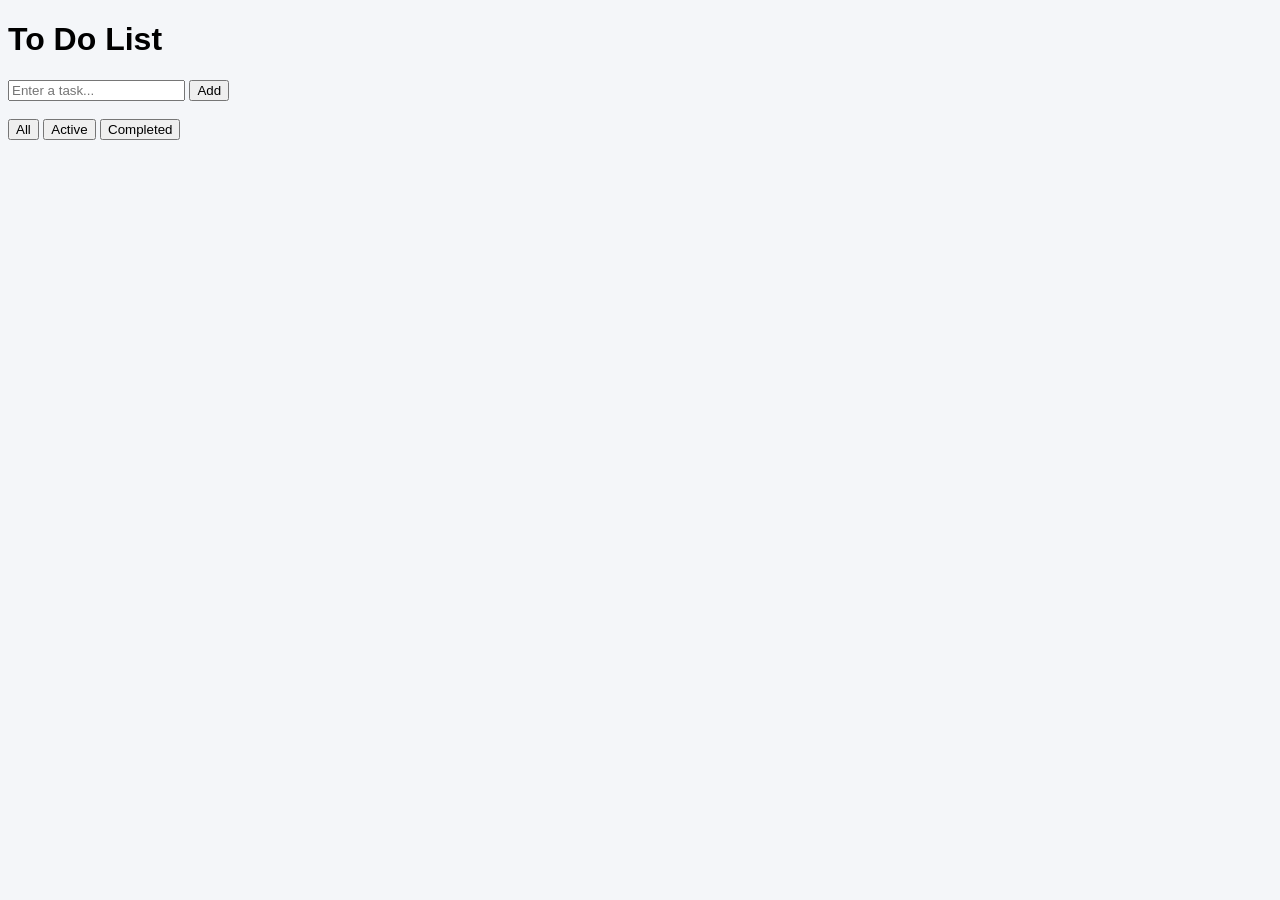
<file: index.html>
<!DOCTYPE html>
<html lang="en">
<head>
    <meta charset="UTF-8">
    <meta name="viewport" content="width=device-width, initial-scale=1.0">
    <title>To Do App</title>

    <link rel="stylesheet" href="css/style.css">
</head>
<body>

    <div class="container">

        <h1>To Do List</h1>

        <!-- Input Section -->
        <div class="input-section">

            <input
                type="text"
                id="taskInput"
                placeholder="Enter a task..."
            >

            <button id="addBtn">
                Add
            </button> <br><br>

        </div>

        <!-- Filter Buttons -->
        <div class="filter-section">
        <!-- Data-filter are used when implementing filtering functions-->
        <!--data-filter used to store custom data actually, don't have any built in function ; js->can read them and perform actions based on their values--> 
            <button class="filter-btn" data-filter="all" >
                All    <!-- shows all tasks-->
            </button>

            <button class="filter-btn" data-filter="active">
                Active  <!-- shows incomplete tasks-->
            </button>

            <button class="filter-btn" data-filter="completed">
                Completed  <!-- shows completed tasks-->
            </button>

        </div>

        <!-- Task List -->
        <ul id="taskList">   <!-- initially empty then js will create list-->

        </ul>

    </div>

    <script src="javascript/script.js"></script>

</body>
</html>
</file>
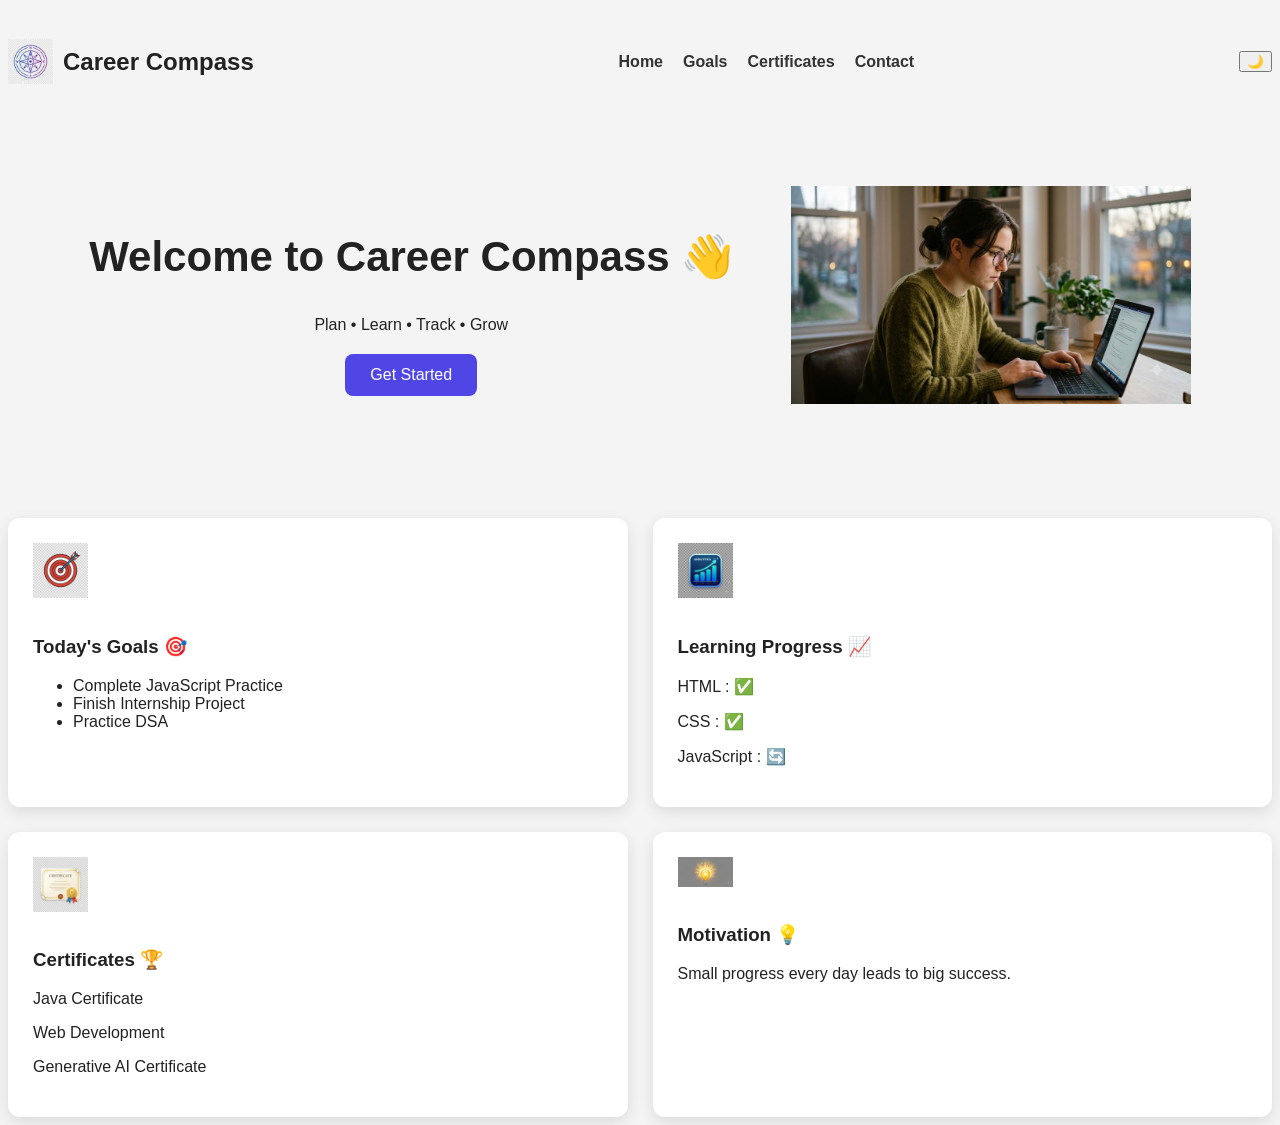
<file: OneDrive/Desktop/THIRANEX-project/Career-dashboard/index.html>
<!DOCTYPE html>
<html lang="en">
<head>
    <meta charset="UTF-8">
    <meta name="viewport" content="width=device-width, initial-scale=1.0">
    <title>Document</title>

    <link rel = "stylesheet" href = "css/style.css">
    <link rel = "stylesheet" href = "css/responsive.css">
    <link rel = "stylesheet" href = "css/theme.css">
    
</head>
<body>
    <header>
        <nav class = "navbar Container">
            <div class="logo">
                <img src="assests\images\logo.png" alt="Career Compass Logo">
                 <h1>Career Compass</h1>
            </div>

            <ul class = "nav-links"> 
                <li><a href="#" data-page="home">Home</a></li>
                <li><a href="#" data-page="goals">Goals</a></li>
                <li><a href="#" data-page="certificates">Certificates</a></li>
                <li><a href="#" data-page="contact">Contact</a></li>
            </ul>
            <button id="theme-toggle">🌙</button>   <!--JavaScript will find this button using it's id-->
        </nav>
    </header>
    
    <main>
        <!-- section for Home/Hero -->
        <section class="hero" id="home">   <!--the user clicks Home, the browser scrolls to this section.-->

            <div class="container hero-content">
                <div class="hero-text">

                <h2>Welcome to Career Compass 👋</h2>

                <p>Plan • Learn • Track • Grow</p>

                <a href="#goals" class="btn">Get Started</a>

                </div>

                <div class="hero-image">
                    <img src="assests/images/hero.png"
                            alt="Career Illustration">
                </div>

            </div>
        </section>

        <!-- section for Dashboard -->
        <section class="dashboard-grid Container">

            <div class="card" id="goals">
                <img src="assests/images/goal.png"
                    class="card-icon">

                <h3>Today's Goals 🎯</h3>
                <ul>
                    <li>Complete JavaScript Practice</li>
                    <li>Finish Internship Project</li>
                    <li>Practice DSA</li>
                </ul>
            </div>

            <div class="card">

                <img src="assests/images/progress.png"
                    class="card-icon">
                <h3>Learning Progress 📈</h3>
                <p>HTML : ✅</p>
                <p>CSS : ✅</p>
                <p>JavaScript : 🔄</p>
            </div>

            <div class="card" id="certificates">

                <img src="assests/images/certificate.png"
                    class="card-icon">
                <h3>Certificates 🏆</h3>
                <p>Java Certificate</p>
                <p>Web Development</p>
                <P> Generative AI Certificate </P>
            </div>

            <div class="card">

                <img src="assests/images/motivation.png"
                    class="card-icon">
                <h3>Motivation 💡</h3>
                 <p>Small progress every day leads to big success.</p>
            </div>

        </section>
    </main>

    <footer>

    </footer>
    <script src="js/app.js"></script>
    <script src="js/router.js"></script>
    <script src="js/storage.js"></script>



</body>
</html>
</file>
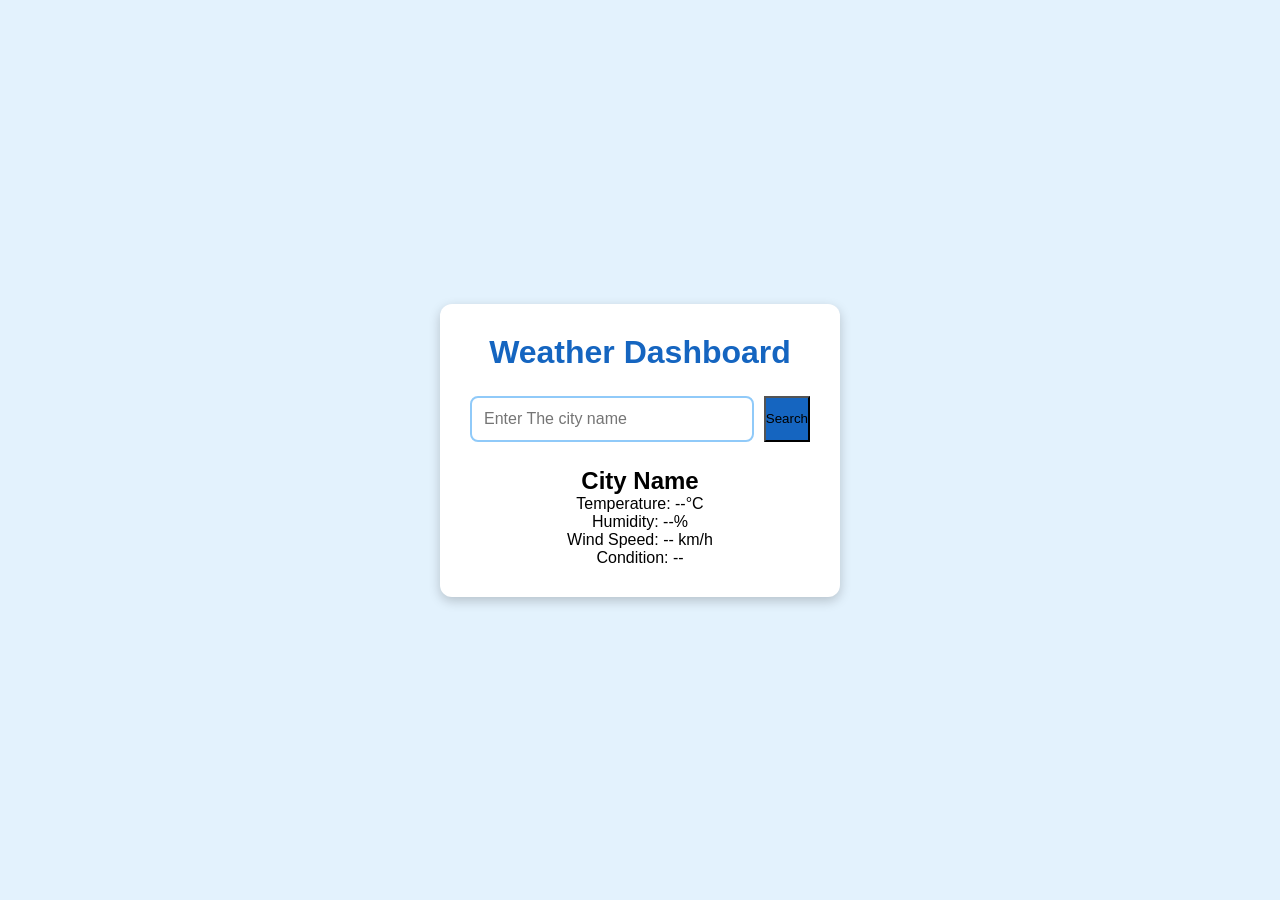
<file: OneDrive/Desktop/THIRANEX-project/weather-Dashboard/index.html>
<!DOCTYPE html>
<html lang="en">

<head>
    <meta charset="UTF-8">
    <meta name="viewport" content="width=device-width, initial-scale=1.0">
    <title>Weather Dashboard</title>

    <link rel="stylesheet" href="css/style.css">
</head>

<body>
    <div class="container">  <!-- wrapper to keep all the parts inside it-->
        <h1>Weather Dashboard</h1>
<!-- this div class for input of city name and search button-->
    <div class="search-box">

    <input
        type="text"
        id="city-input"
        placeholder="Enter The city name"
    >

    <button id="search-btn">
        Search
    </button>

    </div>

<!-- thi div class  assigned for actual weather information -->
    <div class="weather-card">
         <!-- given id to everyone to make javascript powerful-->
         <!--We assign unique IDs so that JavaScript can easily locate and update each weather value dynamically after receiving data from the Weather API.--> 
    <h2 id="city-name">City Name</h2>

    <p id="temperature">Temperature: --°C</p>

    <p id="humidity">Humidity: --%</p>

    <p id="wind-speed">Wind Speed: -- km/h</p>

    <p id="weather-condition">Condition: --</p>

    </div>

</div>

</body>

<script src="js/script.js"></script>

</html>
</file>
<file: css/style.css>
li{
    display: flex;
    align-items: center;
    gap: 10px;
    margin-bottom: 10px;
}
body{
    font-family: Arial, sans-serif;
    background: #f4f6f9;
}

/* Task List */

#taskList{
    list-style: none;
    padding: 0;
}

/*  for Each Task */

#taskList li{
    display: flex;
    align-items: center;
    gap: 12px;

    background: #ffffff;
    padding: 12px 15px;
    margin-bottom: 12px;

    border-radius: 10px;
    box-shadow: 0 2px 8px rgba(0,0,0,0.1);

    transition: 0.3s ease;
}

#taskList li:hover{   /* when move cursor */
    transform: translateY(-2px);
    box-shadow: 0 4px 12px rgba(0,0,0,0.15);
}

/* Task Text */

#taskList span{
    flex: 1;
    font-size: 16px;
    color: #333;
}

/* Buttons */

#taskList button{
    border: none;
    padding: 8px 12px;
    border-radius: 6px;
    cursor: pointer;
    font-size: 14px;
    transition: 0.3s;
}

/* Edit Button */

.edit-btn{      /*for class */
    background: #4f46e5;
    color: white;
}

.edit-btn:hover{
    background: #3730a3;
}

/* Delete Button */

.delete-btn{
    background: #ef4444;
    color: white;
}

.delete-btn:hover{
    background: #b91c1c;
}

/* Checkbox */

.complete-checkbox{
    width: 18px;
    height: 18px;
    cursor: pointer;
}
</file>
<file: OneDrive/Desktop/THIRANEX-project/Career-dashboard/css/style.css>
:root{
    --primary:#4f46e5;
    --bg:#f4f4f4;
    --text:#222;
    --card:#fff;
}

body{
    background:var(--bg);
    color:var(--text);
    font-family:Arial,sans-serif;
}

.container{
    width:90%;
    max-width:1200px;
    margin:auto;
}

/* for nav */
.navbar{
    display:flex;
    justify-content:space-between;
    align-items:center;
    padding:20px 0;
}

.nav-links{
    display:flex;
    gap:20px;
    list-style:none;
}

.nav-links a{
    text-decoration:none;
    color:#333;
    font-weight:bold;
}

/* for hero section */
.hero{
    text-align:center;
    padding:70px 20px;
}

.hero h2{
    font-size:42px;
}

.hero p{
    margin:20px 0;
}

.btn{
    display:inline-block;
    background:var(--primary);
    color:white;
    padding:12px 25px;
    text-decoration:none;
    border-radius:8px;
}

.dashboard-grid {
    display:grid;
    grid-template-columns:repeat(2,1fr);
    gap:25px;
    margin-top:40px;
}

.card{
    background:white;
    padding:25px;
    border-radius:12px;
    box-shadow:0 5px 15px rgba(0,0,0,.1);
}
/* for logo image */
.logo{
    display:flex;
    align-items:center;
    gap:10px;
}

.logo img{
    width:45px;
}

/*hero image*/
.hero-content{

display:flex;

justify-content:space-between;

align-items:center;

gap:40px;

}

.hero-image img{

width:400px;

max-width:100%;

}
/* for all other images */
.card-icon{

width:55px;

margin-bottom:15px;

}
</file>
<file: OneDrive/Desktop/THIRANEX-project/Career-dashboard/css/responsive.css>
@media(max-width:768px){

.dashboard-grid{
    grid-template-columns:1fr;
}

.navbar{
    flex-direction:column;
}

.nav-links{
    flex-direction:column;
    margin-top:20px;
}

.hero h2{
    font-size:30px;
}

.hero-content{

flex-direction:column;

text-align:center;

}

.hero-image img{

width:280px;

}


}
</file>
<file: OneDrive/Desktop/THIRANEX-project/Career-dashboard/css/theme.css>
:root{
--bg:#f4f4f4;
--text:#222;
--card:#fff;
}

.dark-mode{
--bg:#121212;
--text:#fff;
--card:#1f1f1f;
}

body{
background:var(--bg);
color:var(--text);
}

.card{
background:var(--card);
}
</file>
<file: OneDrive/Desktop/THIRANEX-project/weather-Dashboard/css/style.css>
*{
    margin: 0;  /* remove margin means remove by default space b/t elements */
    padding: 0; /* space inside an element we have removed */
    box-sizing: border-box;  /* It makes width and height calculations much easier.*/
}

body{
    font-family: Arial, sans-serif;  /* Arial or sans-serif font used*/
    background-color: #e3f2fd;

    display: flex;   /* Flexbox makes alignment easy.*/
    justify-content: center; /*It centers items horizontally (on the main axis).*/
    align-items: center; /*It centers items vertically (on the cross axis).*/

    min-height: 100vh;  /*vh-> viewport height it decide the browser window  */
}

.container{   /* main part visible differently*/
    width: 400px;
    background-color: white;
    padding: 30px;  /* space inside the container*/
    border-radius: 12px;
    box-shadow: 0 4px 12px rgba(0,0,0,0.2); /* elevated(raised) from the background*/
    text-align: center; /*centers the text inside the container.*/
}
.container h1{   /*Decendant selector*/
    color: #1565c0;
    margin-bottom: 25px;  /* space outside the element -> creates space below the heading.-> If we remove it, the search box will move closer to the heading because there will no longer be any space below the heading.*/
    font-size: 32px;
}

.search-box{
    display: flex;  /* for layout control*/
    gap: 10px;  /* b/t input and button --> B/t flrx children*/
    margin-bottom: 25px; 
}

/* for input box */
#city-input{
    flex :1;   /*The button should remain its normal size.But the input box should grow and take all the remaining space. */
    padding: 12px;  /*Makes the input taller and more comfortable to type in.*/
    font-size: 16px;
    border: 2px solid #90caf9;
    border-radius: 8px;
    outline: none;  /*When you click inside an input, browsers show a focus outline.--> outline is for accessibility.*/
}
/* for search button */
#search-btn{
    background-color: #1565c0;
    transition: 0.3s;
}

#search-btn:hover{  /*:hover means:->"Apply these styles when the mouse pointer is over the element."*/
    background-color: #0d47a1;
}
</file>
